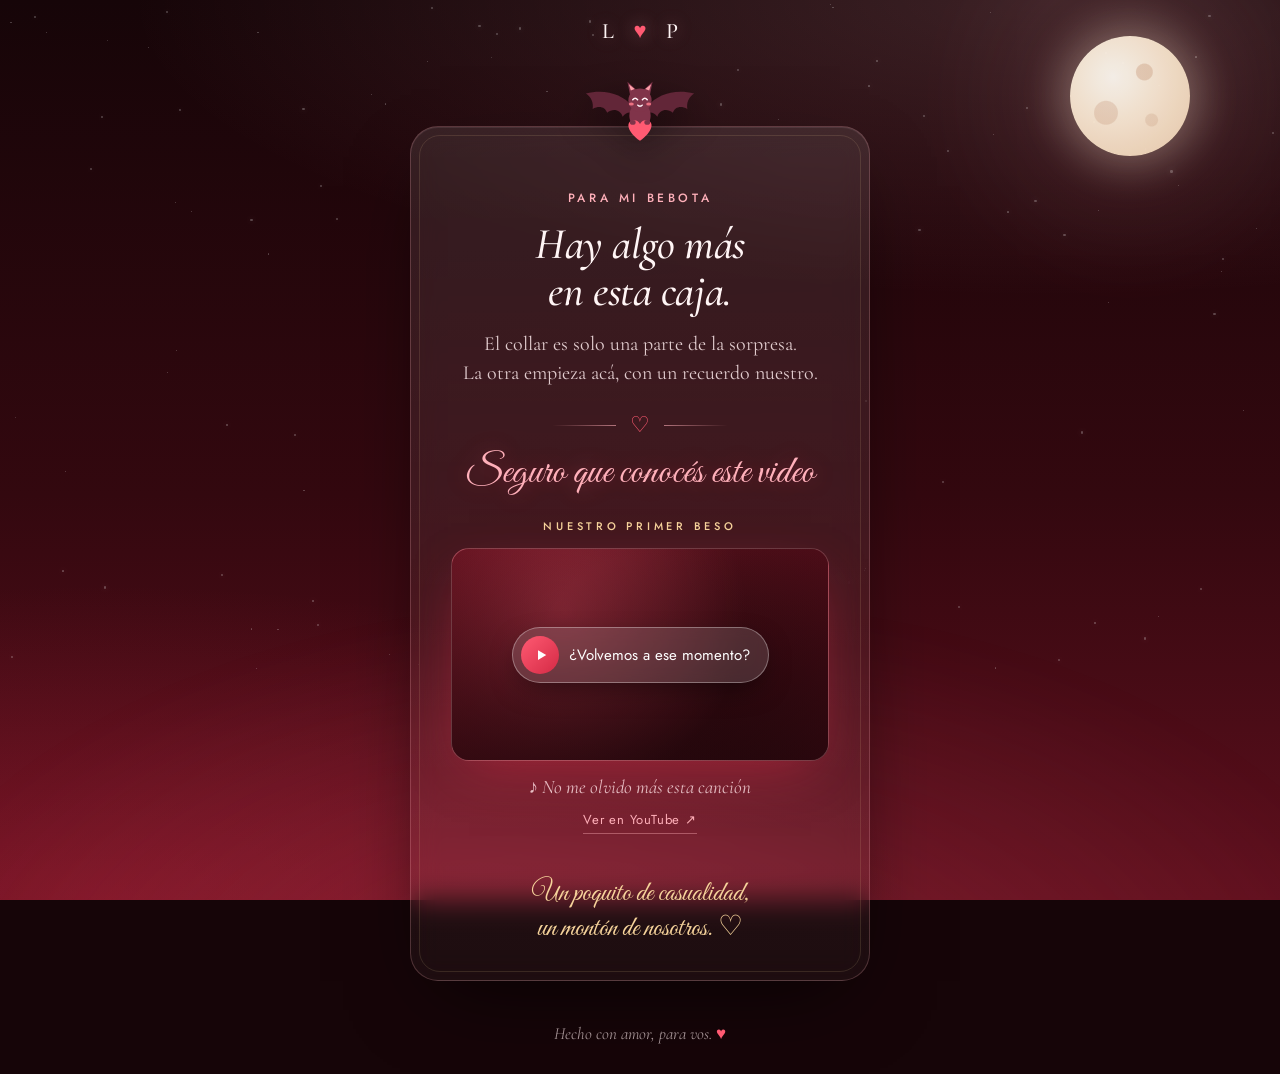
<file: paula/index.html>
<!DOCTYPE html>
<html lang="es">

  <head>
    <meta charset="UTF-8">
    <meta name="viewport" content="width=device-width, initial-scale=1.0, viewport-fit=cover">
    <title>Para Paula · De Lisandro</title>
    <meta name="description" content="Un pedacito de nosotros, guardado en una sorpresa. Con amor, Lisandro.">
    <meta name="robots" content="noindex, nofollow">
    <meta name="theme-color" content="#160508">
    <meta property="og:title" content="Para Paula · De Lisandro">
    <meta property="og:description" content="Un pedacito de nosotros, guardado en una sorpresa. Con amor, Lisandro.">
    <meta property="og:type" content="website">
    <link rel="icon" href="data:image/svg+xml,%3Csvg xmlns='http://www.w3.org/2000/svg' viewBox='0 0 100 92'%3E%3Cpath d='M50 88C18 66 2 46 6 26 10 8 34 2 50 22 66 2 90 8 94 26 98 46 82 66 50 88Z' fill='%23ff5a72'/%3E%3C/svg%3E">
    <link rel="preconnect" href="https://fonts.googleapis.com">
    <link rel="preconnect" href="https://fonts.gstatic.com" crossorigin>
    <link href="https://fonts.googleapis.com/css2?family=Cormorant+Garamond:ital,wght@0,400;0,500;0,600;1,400;1,500&family=Great+Vibes&family=Jost:wght@300;400;500&display=swap" rel="stylesheet">
    <link rel="stylesheet" href="style.css">
  </head>

  <body>

    <!-- Cielo de fondo: estrellas, luna, murciélagos y corazones (se dibujan desde script.js) -->
    <div class="sky" aria-hidden="true">
      <div class="stars" id="stars"></div>
      <div class="moon"></div>
      <div class="flyer flyer--one" data-flyer></div>
      <div class="flyer flyer--two" data-flyer></div>
      <div class="fog"></div>
    </div>
    <div class="floating-hearts" id="floating-hearts" aria-hidden="true"></div>
    <div class="burst" id="burst" aria-hidden="true"></div>

    <header class="topbar">
      <span class="logo" role="img" aria-label="Lisandro y Paula">L <span class="logo-heart">♥&#xFE0E;</span> P</span>
    </header>

    <main class="stage">

      <!-- PANTALLA 1 — La sorpresa y nuestro primer beso -->
      <section class="screen" id="sorpresa" data-screen aria-labelledby="t-sorpresa">
        <article class="card card--mascot">
          <div class="mascot" data-bat></div>

          <p class="eyebrow reveal" style="--i:0">Para mi bebota</p>
          <h1 class="title reveal" id="t-sorpresa" tabindex="-1" style="--i:1">Hay algo más en esta caja.</h1>
          <p class="lead reveal" style="--i:2"><span class="line">El collar es solo una parte de la sorpresa.</span><span class="line">La otra empieza acá, con un recuerdo nuestro.</span></p>

          <p class="divider reveal" style="--i:3" aria-hidden="true">♡</p>

          <h2 class="subtitle reveal" style="--i:4">Seguro que conocés este video</h2>

          <figure class="video reveal" style="--i:5">
            <p class="eyebrow eyebrow--gold">Nuestro primer beso</p>
            <div class="video-frame" id="video-frame">
              <button type="button" class="video-poster" id="video-play">
                <img src="https://i.ytimg.com/vi/SsMf6sp0zJc/hqdefault.jpg" alt="" decoding="async" onerror="this.remove()">
                <span class="play-pill">
                  <span class="play-icon" aria-hidden="true">
                    <svg viewBox="0 0 24 24"><path d="M8 5.5v13l11-6.5z" fill="currentColor"/></svg>
                  </span>
                  ¿Volvemos a ese momento?
                </span>
              </button>
            </div>
            <figcaption class="video-caption">
              <span class="song"><span aria-hidden="true">♪ </span>No me olvido más esta canción</span>
              <a class="yt-link" id="yt-link" href="https://youtu.be/SsMf6sp0zJc" target="_blank" rel="noopener">Ver en YouTube ↗</a>
            </figcaption>
          </figure>

          <!-- Aparece cuando le da play al video -->
          <div class="continue" id="continue">
            <div class="continue-inner">
              <p class="hint">Y esto recién empieza…</p>
              <button type="button" class="btn btn-primary" id="btn-continue" data-go="carta">Seguí por acá bb →</button>
            </div>
          </div>

          <p class="quote reveal" style="--i:6">Un poquito de casualidad, un montón de nosotros.&nbsp;♡</p>
        </article>
      </section>

      <!-- PANTALLA 2 — La carta romántica -->
      <section class="screen" id="carta" data-screen aria-labelledby="t-carta" hidden>
        <article class="card card--letter">
          <button type="button" class="back" data-go="sorpresa">← Volver a nuestro recuerdo</button>

          <p class="eyebrow reveal" style="--i:0">De Lisandro, para vos ♡</p>
          <h1 class="title reveal" id="t-carta" tabindex="-1" style="--i:1">Qué bueno tenerte en mi vida.</h1>

          <div class="letter">
            <p class="reveal" style="--i:2">No sabía que ese beso iba a convertirse en tantas ganas de estar con vos.</p>
            <p class="letter-highlight reveal" style="--i:3">Sos lo mejor que me pasó este año.</p>
            <p class="reveal" style="--i:4">Me encanta cada momento con vos, desde salir a cualquier lado hasta caminar a la deriva.</p>
            <p class="reveal" style="--i:5">Y si hoy preparé todo esto, es porque hay algo que tengo que decirte…</p>
          </div>

          <p class="signature reveal" style="--i:6"><span>Con mucho amor,</span> Lisandro</p>

          <div class="cta reveal" style="--i:7">
            <button type="button" class="btn btn-primary" data-go="pregunta">Tengo una pregunta para vos ♡</button>
            <p class="hint">Tocá cuando estés lista.</p>
          </div>
        </article>
      </section>

      <!-- PANTALLA 3 — La gran pregunta -->
      <section class="screen" id="pregunta" data-screen aria-labelledby="t-pregunta" hidden>
        <article class="card card--question">
          <div class="big-heart reveal" style="--i:0" aria-hidden="true">
            <svg viewBox="0 0 100 92">
              <defs>
                <linearGradient id="heart-gradient" x1="0" y1="0" x2="1" y2="1">
                  <stop offset="0" stop-color="#ffc2c8"/>
                  <stop offset=".5" stop-color="#ff5a72"/>
                  <stop offset="1" stop-color="#c41e3a"/>
                </linearGradient>
              </defs>
              <path d="M50 88C18 66 2 46 6 26 10 8 34 2 50 22 66 2 90 8 94 26 98 46 82 66 50 88Z" fill="url(#heart-gradient)"/>
              <path d="M24 20c-7 3-10 10-8 18" fill="none" stroke="rgba(255,255,255,.55)" stroke-width="4" stroke-linecap="round"/>
            </svg>
          </div>

          <p class="eyebrow reveal" style="--i:1">Paula… ✧</p>
          <h1 class="title title--question reveal" id="t-pregunta" tabindex="-1" style="--i:2">¿Querés ser mi novia?</h1>
          <p class="lead reveal" style="--i:3"><span class="line">Quería decírtelo hace rato y ya estoy seguro de esto.</span></p>

          <div class="choices reveal" style="--i:4">
            <button type="button" class="btn btn-primary btn-yes" id="btn-si">Sí, quiero ♡</button>
            <button type="button" class="btn btn-ghost" id="btn-persona">Prefiero decírtelo en persona</button>
          </div>
          <p class="persona-note" id="persona-note" role="status" aria-live="polite"></p>
        </article>
      </section>

      <!-- PANTALLA 4 — Si acepta -->
      <section class="screen" id="si" data-screen aria-labelledby="t-si" hidden>
        <article class="card card--mascot card--yes">
          <div class="mascot mascot--yes" data-bat></div>

          <p class="eyebrow reveal" style="--i:0">Nuestro próximo capítulo ♡</p>
          <h1 class="title reveal" id="t-si" tabindex="-1" style="--i:1">Ahora sí… vení, dame un beso.</h1>
          <p class="lead reveal" style="--i:2"><span class="line">Qué lindo haberte conocido.</span><span class="line">Y qué lindo todo lo que nos queda por vivir.</span></p>

          <p class="signature signature--duo reveal" style="--i:3">Paula &amp; Lisandro</p>
          <p class="since reveal" style="--i:4">Novios desde el 30 de octubre de 2026&nbsp;♡</p>

          <p class="eyebrow dedication reveal" style="--i:5">Para mi bebota ♡</p>

          <div class="reveal" style="--i:6">
            <button type="button" class="btn btn-ghost" data-go="sorpresa">Volver a ver nuestra sorpresa ↺</button>
          </div>
        </article>
      </section>

    </main>

    <footer class="footer">
      <p class="footer-love">Hecho con amor, para vos. <span class="footer-heart">♥&#xFE0E;</span></p>
    </footer>

    <script src="script.js"></script>
    <script src="https://www.youtube.com/iframe_api" async></script>

  </body>

</html>
</file>
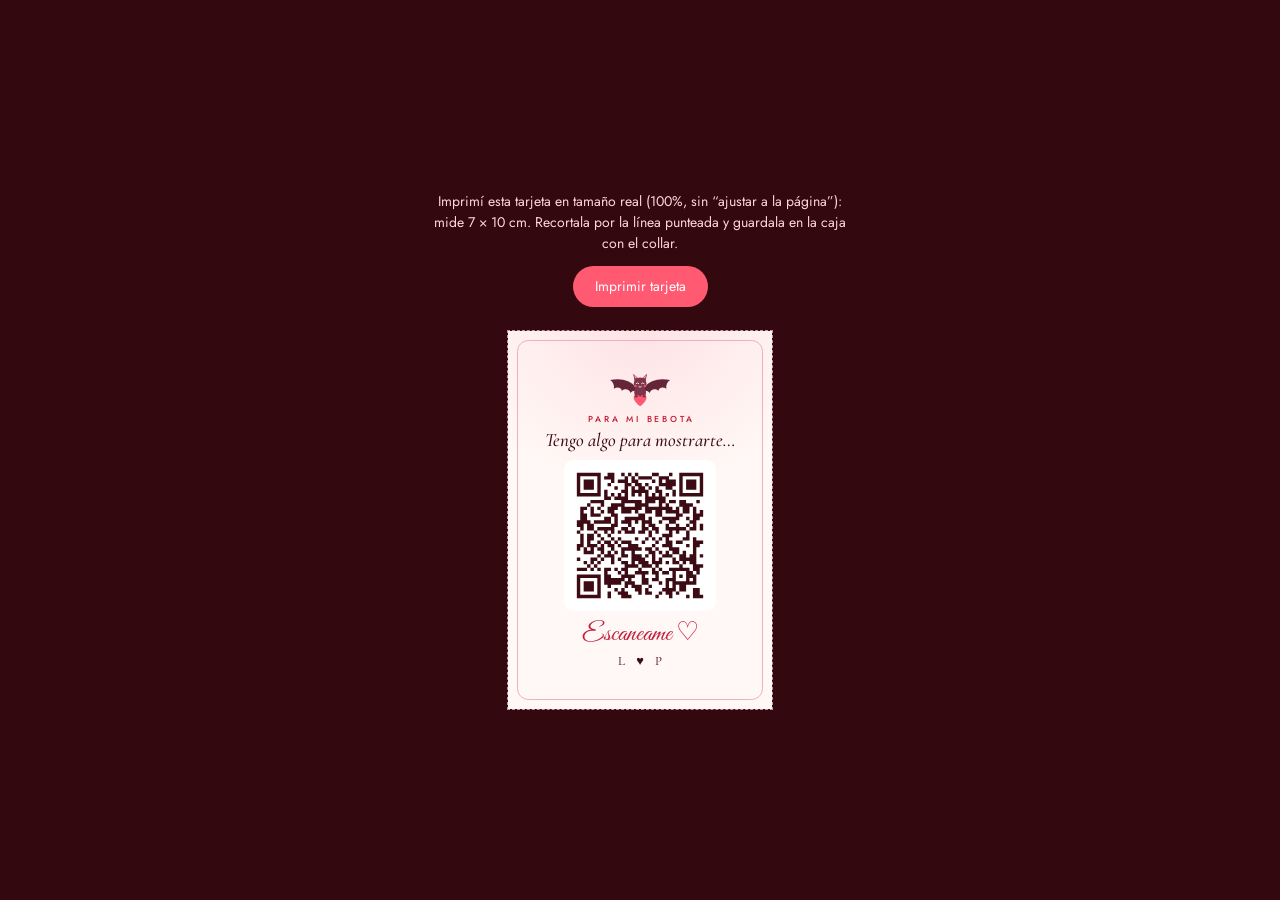
<file: paula/tarjeta-qr.html>
<!DOCTYPE html>
<html lang="es">

  <head>
    <meta charset="UTF-8">
    <meta name="viewport" content="width=device-width, initial-scale=1.0">
    <title>Tarjeta con QR · Para Paula</title>
    <meta name="robots" content="noindex, nofollow">
    <link rel="preconnect" href="https://fonts.googleapis.com">
    <link rel="preconnect" href="https://fonts.gstatic.com" crossorigin>
    <link href="https://fonts.googleapis.com/css2?family=Cormorant+Garamond:ital,wght@1,500&family=Great+Vibes&family=Jost:wght@500&display=swap" rel="stylesheet">
    <style>
      @page {
        size: A4;
        margin: 15mm;
      }

      * {
        box-sizing: border-box;
      }

      body {
        margin: 0;
        min-height: 100vh;
        display: flex;
        flex-direction: column;
        align-items: center;
        justify-content: center;
        gap: 24px;
        padding: 24px 16px;
        background: #33080f;
        font-family: 'Cormorant Garamond', Georgia, serif;
        -webkit-print-color-adjust: exact;
        print-color-adjust: exact;
      }

      .instructions {
        max-width: 420px;
        margin: 0;
        text-align: center;
        font-family: 'Jost', Arial, sans-serif;
        font-size: 14px;
        line-height: 1.5;
        color: #ffd6da;
      }

      .instructions button {
        margin-top: 12px;
        padding: 10px 22px;
        border: 0;
        border-radius: 999px;
        background: #ff5a72;
        color: #fff;
        font: inherit;
        cursor: pointer;
      }

      /* La tarjeta mide 7 × 10 cm; la línea punteada marca el corte */
      .card {
        position: relative;
        display: flex;
        flex-direction: column;
        align-items: center;
        justify-content: center;
        width: 70mm;
        height: 100mm;
        padding: 5mm;
        background: radial-gradient(120% 70% at 50% 0%, #ffe3e5 0%, #fff8f6 60%);
        outline: 0.3mm dashed rgba(255, 214, 218, 0.7);
        text-align: center;
        color: #3d0b14;
      }

      .card::before {
        content: '';
        position: absolute;
        inset: 2.5mm;
        border: 0.4mm solid #f0b0b8;
        border-radius: 3mm;
        pointer-events: none;
      }

      .bat {
        width: 17mm;
        margin: 0 auto 1mm;
      }

      .eyebrow {
        margin: 0;
        font-family: 'Jost', Arial, sans-serif;
        font-weight: 500;
        font-size: 2.3mm;
        letter-spacing: 0.32em;
        padding-left: 0.32em;
        text-transform: uppercase;
        color: #c21f3a;
      }

      .title {
        margin: 1.2mm 0 2.5mm;
        font-style: italic;
        font-weight: 500;
        font-size: 5mm;
        line-height: 1.1;
        white-space: nowrap;
      }

      .qr {
        display: block;
        width: 40mm;
        height: 40mm;
        margin: 0 auto;
        padding: 1.6mm;
        border-radius: 2.5mm;
        background: #fff;
      }

      .scan {
        margin: 2.5mm 0 0;
        font-family: 'Great Vibes', cursive;
        font-size: 7mm;
        line-height: 1;
        color: #c21f3a;
      }

      .logo {
        margin: 1.5mm 0 0;
        font-size: 3.4mm;
        letter-spacing: 0.3em;
        padding-left: 0.3em;
      }

      @media print {
        body {
          background: none;
          min-height: 0;
          padding: 0;
        }

        .instructions {
          display: none;
        }

        .card {
          outline-color: #999;
        }
      }
    </style>
  </head>

  <body>

    <p class="instructions">
      Imprimí esta tarjeta en tamaño real (100%, sin “ajustar a la página”):
      mide 7 × 10 cm. Recortala por la línea punteada y guardala en la caja con el collar.
      <br>
      <button type="button" onclick="window.print()">Imprimir tarjeta</button>
    </p>

    <div class="card">
      <svg class="bat" viewBox="0 0 120 72" aria-hidden="true">
        <path fill="#622638" d="M52 30C42 18 24 12 4 17c6 4 8 10 7 16 7-4 13-2 15 4 6-5 14-3 16 4 4-5 8-5 11-3Z"/>
        <path fill="#622638" d="M68 30c10-12 28-18 48-13-6 4-8 10-7 16-7-4-13-2-15 4-6-5-14-3-16 4-4-5-8-5-11-3Z"/>
        <path fill="#80344a" d="M50 20 47 5l11 10Zm20 0 3-15-11 10Z"/>
        <path fill="#ffa0aa" d="m50.5 14-2-6.5 6 5Zm19 0 2-6.5-6 5Z"/>
        <ellipse cx="60" cy="40" rx="11" ry="13" fill="#80344a"/>
        <circle cx="60" cy="24" r="12" fill="#80344a"/>
        <path d="M52.5 23.5q2.5-3 5 0m5 0q2.5-3 5 0" fill="none" stroke="#fff1f5" stroke-width="1.6" stroke-linecap="round"/>
        <ellipse cx="51" cy="28" rx="2.6" ry="1.6" fill="#ff7d8c" opacity=".85"/>
        <ellipse cx="69" cy="28" rx="2.6" ry="1.6" fill="#ff7d8c" opacity=".85"/>
        <path d="M57.5 29q2.5 2.2 5 0" fill="none" stroke="#fff1f5" stroke-width="1.2" stroke-linecap="round"/>
        <path fill="#fff" d="m58.3 29.6.7 1.8.7-1.5Zm2 .3.7 1.5.7-1.8Z"/>
        <path fill="#ff5a72" d="M60 66C47 57 45 47 52 45c4-1 6.5 1 8 3.5 1.5-2.5 4-4.5 8-3.5 7 2 5 12-8 21Z"/>
        <ellipse cx="52.5" cy="47" rx="3" ry="2.4" fill="#80344a"/>
        <ellipse cx="67.5" cy="47" rx="3" ry="2.4" fill="#80344a"/>
      </svg>

      <p class="eyebrow">Para mi bebota</p>
      <p class="title">Tengo algo para mostrarte…</p>

      <img class="qr" src="qr-paula.svg" alt="Código QR que abre la sorpresa">

      <p class="scan">Escaneame ♡</p>
      <p class="logo">L ♥&#xFE0E; P</p>
    </div>

  </body>

</html>
</file>
<file: paula/style.css>
:root {
  --night-1: #160508;
  --night-2: #33080f;
  --night-3: #5e0f1d;
  --ink: #fff5f5;
  --ink-soft: rgba(255, 236, 238, 0.84);
  --ink-faint: rgba(255, 236, 238, 0.6);
  --rose: #ff5a72;
  --rose-deep: #d42a45;
  --rose-soft: #ffb0ba;
  --gold: #f6d39b;
  --card-border: rgba(255, 176, 186, 0.22);
  --bat: #140406;
  --serif: 'Cormorant Garamond', Georgia, 'Times New Roman', serif;
  --script: 'Great Vibes', 'Brush Script MT', cursive;
  --sans: 'Jost', 'Helvetica Neue', Arial, sans-serif;
}

*,
*::before,
*::after {
  box-sizing: border-box;
}

html {
  color-scheme: dark;
  background: var(--night-1);
  -webkit-text-size-adjust: 100%;
}

body {
  margin: 0;
  min-height: 100vh;
  min-height: 100dvh;
  display: flex;
  flex-direction: column;
  background: var(--night-1);
  color: var(--ink);
  font-family: var(--serif);
  overflow-x: hidden;
  -webkit-tap-highlight-color: transparent;
}

/* ---------- Cielo ---------- */

.sky {
  position: fixed;
  inset: 0;
  z-index: 0;
  overflow: hidden;
  pointer-events: none;
  background:
    radial-gradient(120% 55% at 82% 0%, rgba(255, 176, 186, 0.16), transparent 60%),
    radial-gradient(90% 50% at 8% 100%, rgba(212, 42, 69, 0.28), transparent 70%),
    linear-gradient(180deg, var(--night-1) 0%, var(--night-2) 55%, var(--night-3) 100%);
}

.star {
  position: absolute;
  width: var(--s);
  height: var(--s);
  border-radius: 50%;
  background: #fff;
  box-shadow: 0 0 6px rgba(255, 255, 255, 0.7);
  opacity: 0.25;
  animation: twinkle var(--d) ease-in-out var(--delay) infinite;
}

.moon {
  position: absolute;
  top: calc(env(safe-area-inset-top) + 4vh);
  right: 7vw;
  width: clamp(64px, 19vw, 120px);
  aspect-ratio: 1;
  border-radius: 50%;
  background: radial-gradient(circle at 36% 34%, #fffbf3 0%, #fbe9d3 45%, #f0d0b0 100%);
  box-shadow:
    0 0 40px 10px rgba(255, 236, 210, 0.32),
    0 0 140px 50px rgba(255, 176, 186, 0.14);
  opacity: 0.94;
}

.moon::before {
  content: '';
  position: absolute;
  inset: 0;
  border-radius: 50%;
  background:
    radial-gradient(circle at 62% 30%, rgba(214, 170, 140, 0.45) 0 7%, transparent 8%),
    radial-gradient(circle at 30% 64%, rgba(214, 170, 140, 0.35) 0 10%, transparent 11%),
    radial-gradient(circle at 68% 70%, rgba(214, 170, 140, 0.3) 0 5%, transparent 6%);
}

.fog {
  position: absolute;
  left: -10%;
  right: -10%;
  bottom: -12%;
  height: 45%;
  background: radial-gradient(ellipse at 50% 100%, rgba(255, 90, 114, 0.22), transparent 70%);
  filter: blur(20px);
}

/* Murciélagos que cruzan la luna */
.flyer {
  position: absolute;
  left: 0;
  top: 0;
  width: 58px;
  color: var(--bat);
  will-change: transform;
  filter: drop-shadow(0 0 1px rgba(255, 222, 226, 0.25));
}

.flyer svg {
  display: block;
  width: 100%;
  height: auto;
  animation: bob 1.1s ease-in-out infinite;
}

.flyer--one {
  animation: fly-one 26s linear 2s infinite;
  transform: translate(-30vw, 30vh);
}

.flyer--two {
  width: 40px;
  animation: fly-two 34s linear 13s infinite;
  transform: translate(130vw, 20vh) scaleX(-1);
}

.fly-wing {
  transform-box: fill-box;
}

.fly-wing--l {
  transform-origin: 100% 40%;
  animation: flap-l 0.32s ease-in-out infinite alternate;
}

.fly-wing--r {
  transform-origin: 0% 40%;
  animation: flap-r 0.32s ease-in-out infinite alternate;
}

/* Corazones flotando */
.floating-hearts {
  position: fixed;
  inset: 0;
  z-index: 1;
  overflow: hidden;
  pointer-events: none;
}

.float-heart {
  position: absolute;
  bottom: -40px;
  left: var(--x);
  font-size: var(--size);
  line-height: 1;
  color: var(--c);
  opacity: 0;
  animation: float-up var(--dur) linear forwards;
}

.burst {
  position: fixed;
  inset: 0;
  z-index: 20;
  overflow: hidden;
  pointer-events: none;
}

.burst-heart {
  position: absolute;
  left: var(--ox);
  top: var(--oy);
  font-size: var(--size);
  line-height: 1;
  color: var(--c);
  animation: burst var(--dur) cubic-bezier(0.12, 0.7, 0.3, 1) forwards;
}

/* ---------- Estructura ---------- */

.topbar,
.stage,
.footer {
  position: relative;
  z-index: 2;
}

.topbar {
  display: flex;
  justify-content: center;
  padding: calc(env(safe-area-inset-top) + 18px) 16px 8px;
}

.logo {
  font-family: var(--serif);
  font-weight: 500;
  font-size: 22px;
  letter-spacing: 0.32em;
  padding-left: 0.32em;
  color: var(--ink);
  text-shadow: 0 0 18px rgba(255, 176, 186, 0.4);
}

.logo-heart {
  display: inline-block;
  color: var(--rose);
  animation: heartbeat 1.8s ease-in-out infinite;
}

.stage {
  flex: 1;
  display: flex;
  justify-content: center;
  align-items: flex-start;
  padding: 12px 16px 24px;
}

.screen {
  width: 100%;
  max-width: 460px;
  animation: screen-in 0.7s cubic-bezier(0.2, 0.7, 0.2, 1) backwards;
}

.screen[hidden] {
  display: none;
}

.card {
  position: relative;
  text-align: center;
  padding: 40px 22px 34px;
  border-radius: 28px;
  background: linear-gradient(180deg, rgba(255, 255, 255, 0.09), rgba(255, 255, 255, 0.035));
  border: 1px solid var(--card-border);
  box-shadow:
    0 30px 80px -30px rgba(0, 0, 0, 0.75),
    inset 0 1px 0 rgba(255, 255, 255, 0.08);
  -webkit-backdrop-filter: blur(14px);
  backdrop-filter: blur(14px);
}

.card::before {
  content: '';
  position: absolute;
  inset: 8px;
  border: 1px solid rgba(246, 211, 155, 0.13);
  border-radius: 21px;
  pointer-events: none;
}

.card--mascot {
  margin-top: 46px;
  padding-top: 58px;
}

/* ---------- Murcielaguito ---------- */

.mascot {
  position: absolute;
  top: -50px;
  left: 50%;
  width: 116px;
  margin-left: -58px;
  cursor: pointer;
  z-index: 3;
  filter: drop-shadow(0 10px 18px rgba(0, 0, 0, 0.45));
}

.mascot svg {
  display: block;
  width: 100%;
  height: auto;
  overflow: visible;
  animation: bob 3.4s ease-in-out infinite;
}

.mascot.is-happy svg {
  animation: hop 0.8s cubic-bezier(0.3, 1.6, 0.5, 1);
}

.bat-wing {
  transform-box: fill-box;
}

.bat-wing--l {
  transform-origin: 100% 55%;
  animation: wave-l 2.6s ease-in-out infinite;
}

.bat-wing--r {
  transform-origin: 0% 55%;
  animation: wave-r 2.6s ease-in-out infinite;
}

.bat-heart {
  transform-box: fill-box;
  transform-origin: center;
  animation: heartbeat 1.6s ease-in-out infinite;
}

/* ---------- Tipografía ---------- */

.eyebrow {
  font-family: var(--sans);
  font-weight: 500;
  font-size: 12px;
  letter-spacing: 0.3em;
  text-transform: uppercase;
  color: var(--rose-soft);
  margin: 0 0 14px;
  text-wrap: balance;
}

.eyebrow--gold {
  font-size: 11px;
  letter-spacing: 0.34em;
  color: var(--gold);
}

.title {
  font-weight: 500;
  font-style: italic;
  font-size: clamp(34px, 9.4vw, 44px);
  line-height: 1.06;
  letter-spacing: -0.01em;
  margin: 0 0 16px;
  color: var(--ink);
  text-wrap: balance;
}

.title:focus {
  outline: none;
}

.lead {
  font-size: 20px;
  line-height: 1.45;
  color: var(--ink-soft);
  margin: 0;
}

.lead .line {
  display: block;
  text-wrap: balance;
}

.divider {
  display: flex;
  align-items: center;
  justify-content: center;
  gap: 14px;
  margin: 24px 0 12px;
  font-size: 22px;
  color: var(--rose);
}

.divider::before,
.divider::after {
  content: '';
  width: 64px;
  height: 1px;
  background: linear-gradient(90deg, transparent, rgba(255, 176, 186, 0.6));
}

.divider::after {
  transform: scaleX(-1);
}

.subtitle {
  font-family: var(--script);
  font-weight: 400;
  font-size: clamp(32px, 9vw, 40px);
  line-height: 1.15;
  color: var(--rose-soft);
  margin: 0 0 22px;
  text-shadow: 0 0 22px rgba(255, 90, 114, 0.35);
}

.quote {
  font-family: var(--script);
  font-size: 28px;
  line-height: 1.25;
  color: var(--gold);
  margin: 34px 0 0;
  opacity: 0.92;
  text-wrap: balance;
}

.hint {
  font-style: italic;
  font-size: 18px;
  color: var(--ink-faint);
  margin: 0 0 14px;
}

/* ---------- Video ---------- */

.video {
  margin: 0;
}

.video-frame {
  position: relative;
  aspect-ratio: 16 / 9;
  border-radius: 18px;
  overflow: hidden;
  background:
    radial-gradient(circle at 30% 30%, rgba(255, 90, 114, 0.35), transparent 60%),
    linear-gradient(135deg, #6e1724, #22050a);
  border: 1px solid rgba(255, 176, 186, 0.3);
  box-shadow: 0 18px 50px -18px rgba(212, 42, 69, 0.6);
}

.video-frame iframe {
  position: absolute;
  inset: 0;
  width: 100%;
  height: 100%;
  border: 0;
}

.video-poster {
  appearance: none;
  position: absolute;
  inset: 0;
  width: 100%;
  height: 100%;
  margin: 0;
  padding: 0;
  border: 0;
  background: none;
  color: inherit;
  cursor: pointer;
  display: grid;
  place-items: center;
}

.video-poster img {
  position: absolute;
  inset: 0;
  width: 100%;
  height: 100%;
  object-fit: cover;
  filter: saturate(0.9) brightness(0.72);
  transition: transform 0.8s ease, filter 0.8s ease;
}

.video-poster::after {
  content: '';
  position: absolute;
  inset: 0;
  background:
    linear-gradient(180deg, rgba(22, 5, 8, 0.05), rgba(22, 5, 8, 0.55)),
    radial-gradient(circle, transparent 45%, rgba(94, 15, 29, 0.55));
}

.video-poster:hover img {
  transform: scale(1.04);
  filter: saturate(1) brightness(0.8);
}

.play-pill {
  position: relative;
  z-index: 1;
  display: inline-flex;
  align-items: center;
  gap: 10px;
  padding: 8px 18px 8px 8px;
  border-radius: 999px;
  background: rgba(255, 255, 255, 0.14);
  border: 1px solid rgba(255, 255, 255, 0.32);
  -webkit-backdrop-filter: blur(8px);
  backdrop-filter: blur(8px);
  font-family: var(--sans);
  font-size: 15px;
  color: #fff;
  box-shadow: 0 10px 30px -10px rgba(0, 0, 0, 0.6);
  transition: transform 0.25s ease;
}

.video-poster:hover .play-pill {
  transform: scale(1.04);
}

.video-poster:active .play-pill {
  transform: scale(0.97);
}

.video-poster:focus-visible {
  outline: none;
}

.video-poster:focus-visible .play-pill {
  outline: 2px solid var(--gold);
  outline-offset: 3px;
}

.play-icon {
  display: grid;
  place-items: center;
  width: 38px;
  height: 38px;
  border-radius: 50%;
  background: linear-gradient(135deg, var(--rose), var(--rose-deep));
  animation: ring 2.2s ease-out infinite;
}

.play-icon svg {
  width: 18px;
  height: 18px;
  margin-left: 2px;
}

.video-caption {
  display: flex;
  flex-direction: column;
  align-items: center;
  gap: 8px;
  margin-top: 14px;
}

.song {
  font-style: italic;
  font-size: 19px;
  color: var(--ink-soft);
}

.yt-link {
  font-family: var(--sans);
  font-size: 13px;
  letter-spacing: 0.06em;
  color: var(--rose-soft);
  text-decoration: none;
  padding: 4px 0;
  border-bottom: 1px solid rgba(255, 176, 186, 0.4);
}

.yt-link:hover {
  color: var(--ink);
  border-bottom-color: var(--ink);
}

.yt-link:focus-visible {
  outline: 2px solid var(--gold);
  outline-offset: 3px;
  border-radius: 2px;
}

/* El botón para seguir aparece después de dar play */
.continue {
  display: grid;
  grid-template-rows: 0fr;
  opacity: 0;
  visibility: hidden;
  margin-top: 0;
  transition: grid-template-rows 0.8s ease, opacity 0.8s ease, margin-top 0.8s ease, visibility 0.8s;
}

.continue-inner {
  overflow: hidden;
  padding: 4px;
}

.continue.is-visible {
  grid-template-rows: 1fr;
  opacity: 1;
  visibility: visible;
  margin-top: 26px;
}

/* ---------- Botones ---------- */

.btn {
  appearance: none;
  border: 0;
  cursor: pointer;
  display: inline-flex;
  align-items: center;
  justify-content: center;
  min-height: 54px;
  padding: 0 30px;
  border-radius: 999px;
  font-family: var(--sans);
  font-weight: 500;
  font-size: 16px;
  letter-spacing: 0.02em;
  color: #fff;
  touch-action: manipulation;
  transition: transform 0.25s ease, box-shadow 0.25s ease, background-color 0.25s ease, border-color 0.25s ease;
}

.btn:focus-visible {
  outline: 2px solid var(--gold);
  outline-offset: 3px;
}

.btn:active {
  transform: scale(0.97);
}

.btn-primary {
  background: linear-gradient(135deg, #ff8a96 0%, var(--rose) 42%, var(--rose-deep) 100%);
  box-shadow:
    0 14px 32px -12px rgba(212, 42, 69, 0.85),
    inset 0 1px 0 rgba(255, 255, 255, 0.35);
}

.btn-primary:hover {
  transform: translateY(-2px);
  box-shadow:
    0 18px 38px -12px rgba(212, 42, 69, 0.95),
    inset 0 1px 0 rgba(255, 255, 255, 0.35);
}

.btn-ghost {
  background: rgba(255, 255, 255, 0.05);
  border: 1px solid rgba(255, 176, 186, 0.38);
  color: var(--ink);
}

.btn-ghost:hover {
  background: rgba(255, 255, 255, 0.1);
  border-color: rgba(255, 176, 186, 0.6);
}

.btn.is-pulsing {
  animation: btn-pulse 1.5s ease-in-out 3;
}

.back {
  appearance: none;
  display: flex;
  margin: -14px auto 22px -6px;
  padding: 8px 6px;
  border: 0;
  background: none;
  cursor: pointer;
  font-family: var(--sans);
  font-size: 13px;
  letter-spacing: 0.04em;
  color: var(--ink-faint);
  transition: color 0.2s ease;
}

.back:hover {
  color: var(--ink);
}

.back:focus-visible {
  outline: 2px solid var(--gold);
  outline-offset: 2px;
  border-radius: 6px;
}

/* ---------- Pantalla 2: la carta ---------- */

.letter {
  margin-top: 22px;
}

.letter p {
  font-size: 20px;
  line-height: 1.55;
  color: var(--ink-soft);
  margin: 0 0 16px;
  text-wrap: pretty;
}

.letter .letter-highlight {
  position: relative;
  margin: 26px 0;
  font-style: italic;
  font-size: 27px;
  line-height: 1.25;
  color: var(--ink);
  text-shadow: 0 0 24px rgba(255, 90, 114, 0.45);
}

.letter-highlight::before,
.letter-highlight::after {
  content: '✧';
  display: block;
  font-size: 15px;
  font-style: normal;
  color: var(--gold);
  opacity: 0.85;
}

.letter-highlight::before {
  margin-bottom: 6px;
}

.letter-highlight::after {
  margin-top: 6px;
}

.signature {
  font-family: var(--script);
  font-size: 42px;
  line-height: 1.1;
  color: var(--rose-soft);
  margin: 18px 0 30px;
}

.signature span {
  display: block;
  margin-bottom: 4px;
  font-family: var(--serif);
  font-style: italic;
  font-size: 18px;
  color: var(--ink-faint);
}

.cta .hint {
  margin: 12px 0 0;
}

/* ---------- Pantalla 3: la pregunta ---------- */

.card--question {
  padding-top: 36px;
}

.big-heart {
  width: 86px;
  margin: 0 auto 20px;
}

.big-heart svg {
  display: block;
  width: 100%;
  height: auto;
  filter: drop-shadow(0 0 26px rgba(255, 90, 114, 0.65));
  animation: heartbeat 1.4s ease-in-out infinite;
}

.title--question {
  font-size: clamp(44px, 12.5vw, 58px);
  margin-bottom: 18px;
  text-shadow: 0 0 30px rgba(255, 90, 114, 0.35);
}

.choices {
  display: flex;
  flex-direction: column;
  gap: 12px;
  margin-top: 30px;
}

.choices .btn {
  width: 100%;
}

.btn-yes {
  min-height: 60px;
  font-size: 18px;
}

.btn-ghost.is-chosen {
  border-color: var(--rose-soft);
  background: rgba(255, 90, 114, 0.12);
}

.persona-note {
  margin: 0;
  font-style: italic;
  font-size: 19px;
  line-height: 1.4;
  color: var(--rose-soft);
  text-wrap: balance;
}

.persona-note:not(:empty) {
  margin-top: 18px;
  animation: rise 0.6s ease both;
}

/* ---------- Pantalla 4: dijo que sí ---------- */

.card--yes {
  background:
    radial-gradient(120% 60% at 50% 0%, rgba(255, 90, 114, 0.18), transparent 70%),
    linear-gradient(180deg, rgba(255, 255, 255, 0.1), rgba(255, 255, 255, 0.04));
}

.signature--duo {
  font-size: 48px;
  color: var(--ink);
  margin: 26px 0 6px;
  text-shadow: 0 0 26px rgba(255, 90, 114, 0.5);
}

.since {
  font-family: var(--sans);
  font-size: 13px;
  letter-spacing: 0.08em;
  color: var(--gold);
  margin: 0 0 26px;
}

.since:empty {
  display: none;
}

.dedication {
  margin: 0 0 26px;
}

/* ---------- Pie ---------- */

.footer {
  text-align: center;
  padding: 18px 16px calc(env(safe-area-inset-bottom) + 30px);
}

.footer-love {
  margin: 0;
  font-style: italic;
  font-size: 17px;
  color: var(--ink-faint);
}

.footer-heart {
  color: var(--rose);
}

/* ---------- Animaciones ---------- */

.reveal {
  animation: rise 0.9s cubic-bezier(0.2, 0.7, 0.2, 1) both;
  animation-delay: calc(var(--i, 0) * 150ms + 120ms);
}

@keyframes rise {
  from {
    opacity: 0;
    transform: translateY(14px);
  }
  to {
    opacity: 1;
    transform: none;
  }
}

@keyframes screen-in {
  from {
    opacity: 0;
    transform: translateY(18px) scale(0.985);
  }
  to {
    opacity: 1;
    transform: none;
  }
}

@keyframes twinkle {
  0%, 100% { opacity: 0.2; transform: scale(0.8); }
  50% { opacity: 1; transform: scale(1.15); }
}

@keyframes heartbeat {
  0%, 100% { transform: scale(1); }
  14% { transform: scale(1.14); }
  28% { transform: scale(1); }
  42% { transform: scale(1.1); }
  70% { transform: scale(1); }
}

@keyframes bob {
  0%, 100% { transform: translateY(0); }
  50% { transform: translateY(-6px); }
}

@keyframes hop {
  0% { transform: translateY(0) rotate(0); }
  35% { transform: translateY(-22px) rotate(-8deg); }
  65% { transform: translateY(-10px) rotate(6deg); }
  100% { transform: translateY(0) rotate(0); }
}

@keyframes wave-l {
  0%, 100% { transform: rotate(0); }
  50% { transform: rotate(9deg); }
}

@keyframes wave-r {
  0%, 100% { transform: rotate(0); }
  50% { transform: rotate(-9deg); }
}

@keyframes flap-l {
  from { transform: rotate(-26deg); }
  to { transform: rotate(22deg) scaleY(0.7); }
}

@keyframes flap-r {
  from { transform: rotate(26deg); }
  to { transform: rotate(-22deg) scaleY(0.7); }
}

@keyframes fly-one {
  0% { transform: translate(-30vw, 32vh) scale(0.75) rotate(-8deg); }
  14% { transform: translate(20vw, 22vh) scale(0.85) rotate(-4deg); }
  28% { transform: translate(58vw, 10vh) scale(0.95) rotate(6deg); }
  38% { transform: translate(80vw, 7vh) scale(0.9) rotate(-4deg); }
  50% { transform: translate(130vw, 3vh) scale(0.8) rotate(4deg); }
  100% { transform: translate(130vw, 3vh) scale(0.8); }
}

@keyframes fly-two {
  0% { transform: translate(130vw, 18vh) scaleX(-1) scale(0.7); }
  20% { transform: translate(84vw, 9vh) scaleX(-1) scale(0.8) rotate(-6deg); }
  40% { transform: translate(30vw, 26vh) scaleX(-1) scale(0.7) rotate(5deg); }
  55% { transform: translate(-30vw, 40vh) scaleX(-1) scale(0.6); }
  100% { transform: translate(-30vw, 40vh) scaleX(-1) scale(0.6); }
}

@keyframes float-up {
  0% { transform: translate(0, 0) rotate(0); opacity: 0; }
  10% { opacity: var(--o); }
  85% { opacity: var(--o); }
  100% { transform: translate(var(--drift), -115vh) rotate(var(--rot)); opacity: 0; }
}

@keyframes burst {
  0% { transform: translate(-50%, -50%) scale(0.3); opacity: 1; }
  70% { opacity: 1; }
  100% { transform: translate(calc(-50% + var(--dx)), calc(-50% + var(--dy))) scale(1) rotate(var(--rot)); opacity: 0; }
}

@keyframes ring {
  0% { box-shadow: 0 0 0 0 rgba(255, 90, 114, 0.55); }
  100% { box-shadow: 0 0 0 14px rgba(255, 90, 114, 0); }
}

@keyframes btn-pulse {
  0%, 100% { transform: scale(1); }
  50% { transform: scale(1.05); box-shadow: 0 0 0 10px rgba(255, 90, 114, 0.15), 0 14px 32px -12px rgba(212, 42, 69, 0.85); }
}

@media (min-width: 640px) {
  .card {
    padding-left: 40px;
    padding-right: 40px;
  }

  .card--mascot {
    padding-top: 62px;
  }

  .stage {
    padding-top: 28px;
  }
}

@media (prefers-reduced-motion: reduce) {
  *,
  *::before,
  *::after {
    animation-duration: 0.01ms !important;
    animation-delay: 0ms !important;
    animation-iteration-count: 1 !important;
    transition-duration: 0.01ms !important;
  }

  .flyer {
    display: none;
  }
}
</file>
